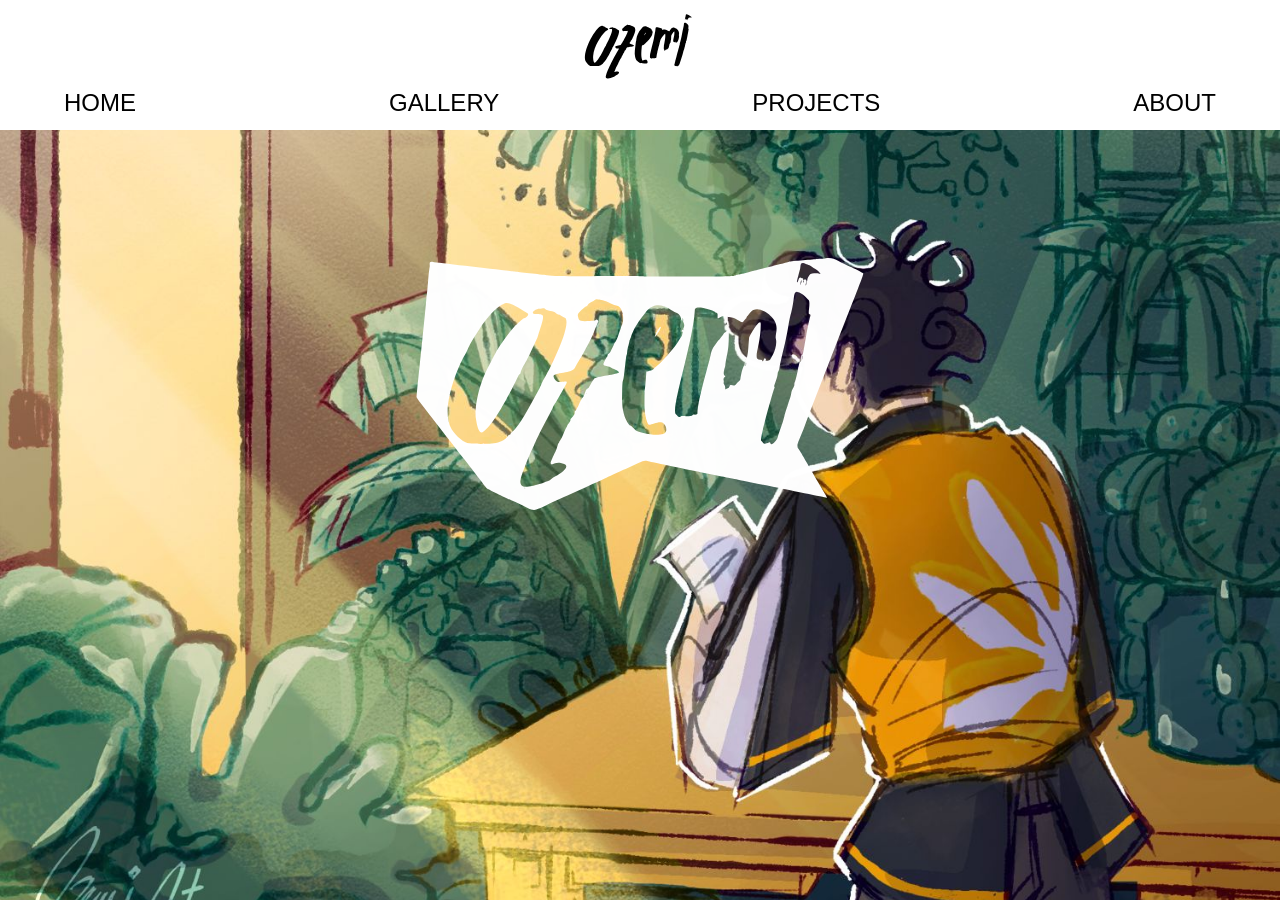
<file: index.html>
<!DOCTYPE html>
<html lang="en">

<head>
    <meta charset="UTF-8">
    <meta name="viewport" content="width=device-width, initial-scale=1.0">
    <title>OZEMI</title>

    <link rel="stylesheet" href="style.css">
</head>

<body id="home-body">

    <div class="home-bar">
        <div id="logo">
            <img src="images/svg/logo-schwarz.svg" alt="OZEMI">
        </div>
        <div id="page-links">
            <a href="index.html">HOME</a>
            <a href="gallery.html">GALLERY</a>
            <a href="projects.html">PROJECTS</a>
            <a href="about.html">ABOUT</a>
        </div>

    </div>

    
        <div id="ozemi-name">
            <img src="images/svg/logo-weiss.svg" alt="OZEMI">
        </div>
    

</body>

</html>
</file>
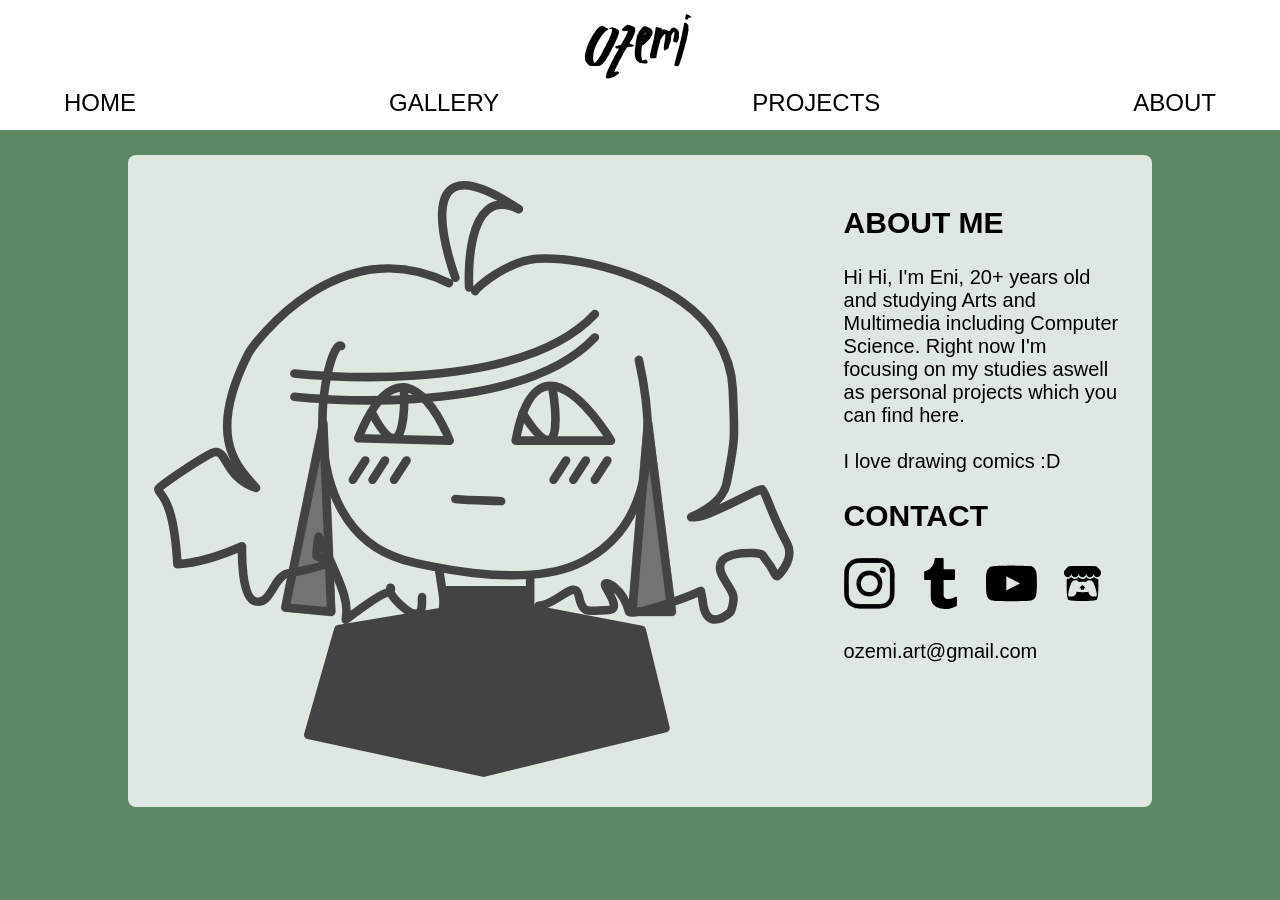
<file: about.html>
<!DOCTYPE html>
<html lang="en">

<head>
    <meta charset="UTF-8">
    <meta name="viewport" content="width=device-width, initial-scale=1.0">
    <title>OZEMI</title>

    <link rel="stylesheet" href="style.css">
    <script src="script.js" defer></script>
</head>

<body>

    <div class="home-bar">
        <div id="logo">
            <img src="images/svg/logo-schwarz.svg" alt="OZEMI">
        </div>
        <div id="page-links">
            <a href="index.html">HOME</a>
            <a href="gallery.html">GALLERY</a>
            <a href="projects.html">PROJECTS</a>
            <a href="about.html">ABOUT</a>
        </div>

    </div>

    <div class="project-bubble">
        <div id="avatar">
            <img src="images/svg/avatar.svg">
        </div>
        <div class="project-text">
            
                <h1>ABOUT ME</h1>
                <p>Hi Hi, I'm Eni, 20+ years old and studying Arts and Multimedia including Computer
                    Science.
                    Right now I'm focusing on my studies aswell as personal projects which you can find here.<br><br>
                    I love drawing comics :D
                </p>

            
                <h1>CONTACT</h1>

                <div class="contacts">

                    <a href="https://www.instagram.com/ozemi.art/" target="_blank" rel="noopener noreferrer">
                        <img class="icons" src="images/svg/insta_black.svg" alt="Instagram">
                    </a>

                    <a href="https://www.tumblr.com/ozemiart" target="_blank" rel="noopener noreferrer">
                        <img class="icons" src="images/svg/tumblr-black.svg" alt="Tumblr">
                    </a>

                    <a href="https://www.youtube.com/@OZEMI-77" target="_blank" rel="noopener noreferrer">
                        <img class="icons" src="images/svg/youtube-black.svg" alt="Youtube">
                    </a>

                    <a href="https://42akira.itch.io/" target="_blank" rel="noopener noreferrer">
                        <img class="icons" src="images/svg/itch_io.svg" alt="Itch IO">
                    </a>

                </div>

                <p>
                    <a  href="mailto:ozemi.art@gmail.com">ozemi.art@gmail.com</a>
                </p>

        

        </div>

    </div>

</body>

</html>
</file>
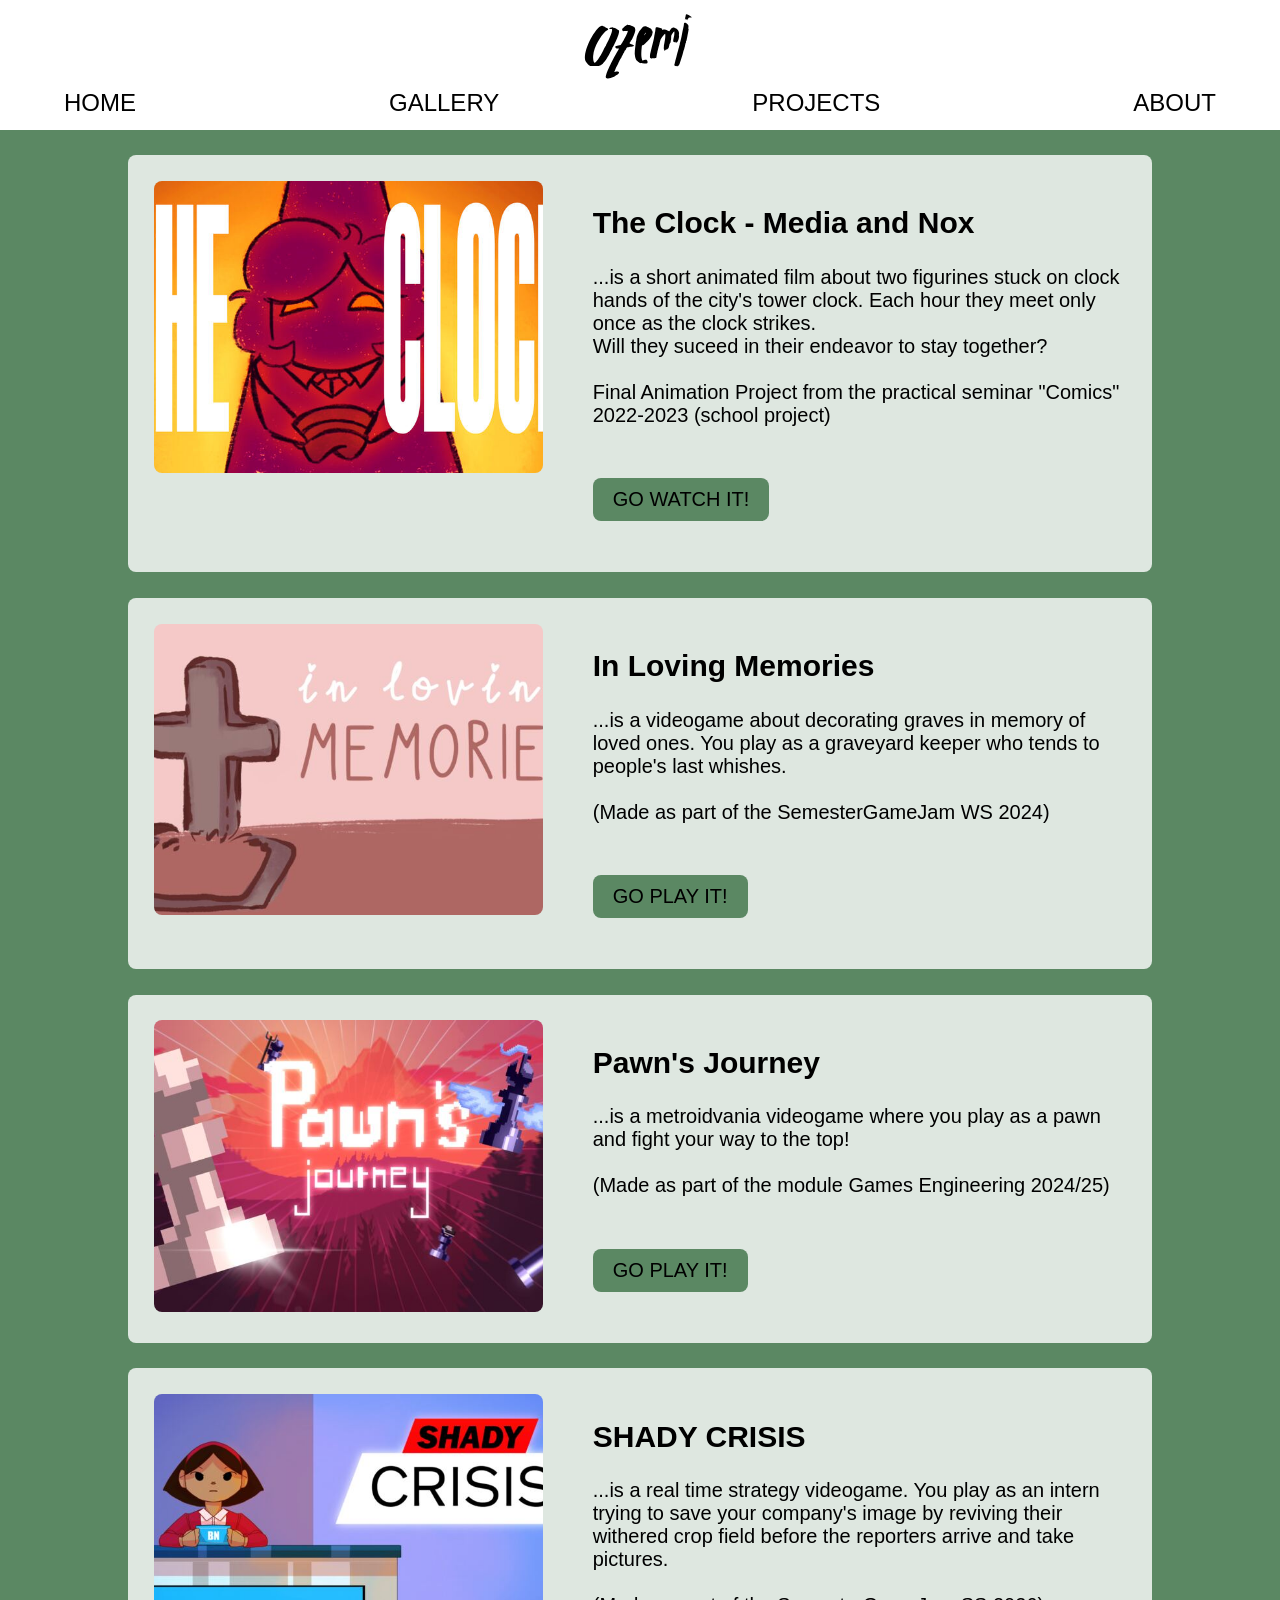
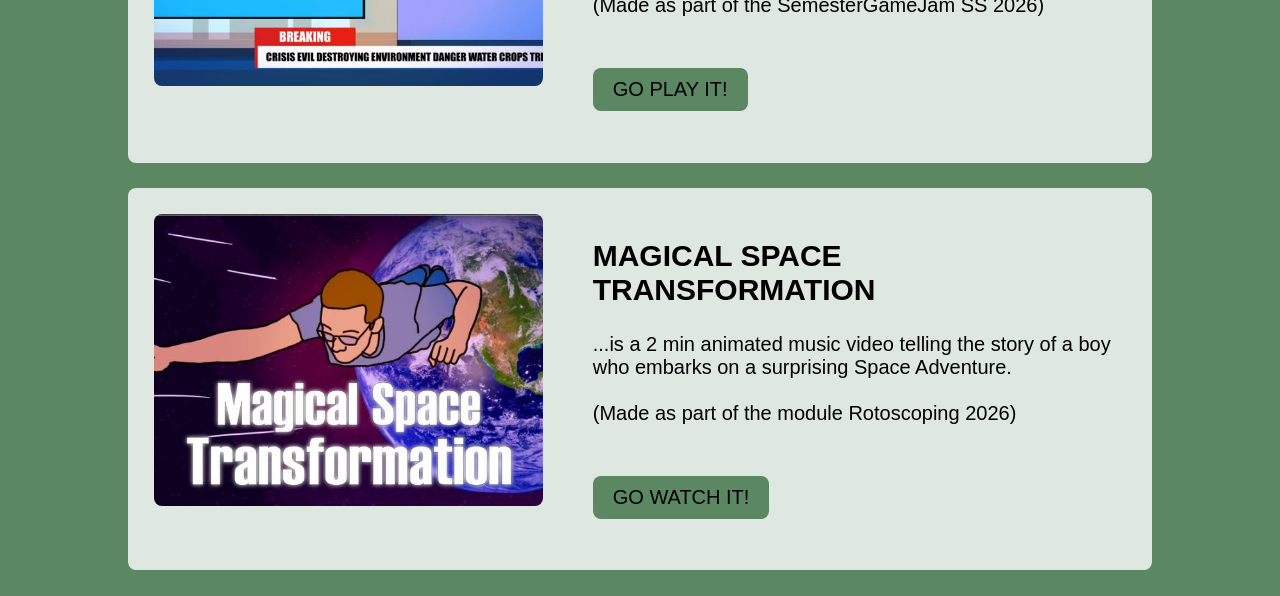
<file: projects.html>
<!DOCTYPE html>
<html lang="en">

<head>
    <meta charset="UTF-8">
    <meta name="viewport" content="width=device-width, initial-scale=1.0">
    <title>OZEMI</title>

    <link rel="stylesheet" href="style.css">
    <script src="script.js" defer></script>
</head>

<body>

    <div class="home-bar">
        <div id="logo">
            <img src="images/svg/logo-schwarz.svg" alt="OZEMI">
        </div>
        <div id="page-links">
            <a href="index.html">HOME</a>
            <a href="gallery.html">GALLERY</a>
            <a href="projects.html">PROJECTS</a>
            <a href="about.html">ABOUT</a>
        </div>

    </div>



    <div class="project-bubble">
        <div class="project-img">
            <img src="images/gallery/project_thumbs/the_clock.jpg" alt="Clock Thumbnail">
        </div>
        <div class="project-text">
            <h1>The Clock - Media and Nox</h1>
            <p>
                ...is a short animated film about two figurines stuck on clock hands of the city's tower clock.
                Each hour they meet only once as the clock strikes.<br>
                Will they suceed in their endeavor to stay together?<br><br>

                Final Animation Project from the practical seminar "Comics" 2022-2023 (school project)
            </p>

            <a class="bubble-button" href="https://youtu.be/w_01GZFdFHQ" target="_blank" rel="noopener noreferrer">GO
                WATCH IT!</a>

        </div>
    </div>



    <div class="project-bubble">
        <div class="project-img">
            <img src="images/gallery/project_thumbs/in_loving_memories.jpg" alt="ILM Thumbnail">
        </div>
        <div class="project-text">
            <h1>In Loving Memories</h1>
            <p>...is a videogame about decorating graves in memory of loved ones. You play as a graveyard keeper who
                tends to people's last whishes.
                <br><br>(Made as part of the SemesterGameJam WS 2024)
            </p>

            <a class="bubble-button" href="https://macloh.itch.io/in-loving-memory" target="_blank"
                rel="noopener noreferrer">GO PLAY IT!</a>

        </div>
    </div>


    <div class="project-bubble">
        <div class="project-img">
            <img src="images/gallery/project_thumbs/pawns_journey.jpg" alt="PJ Thumbnail">
        </div>
        <div class="project-text">
            <h1>Pawn's Journey</h1>
            <p>
                ...is a metroidvania videogame where you play as a pawn and fight your way to the top!
                <br><br>(Made as part of the module Games Engineering 2024/25)
            </p>

            <a class="bubble-button" href="https://42akira.itch.io/pawns-journey" target="_blank"
                rel="noopener noreferrer">GO PLAY IT!</a>

        </div>
    </div>

    <div class="project-bubble">
        <div class="project-img">
            <img src="images/gallery/project_thumbs/shady_crisis.jpg" alt="SC Thumbnail">
        </div>
        <div class="project-text">
            <h1>SHADY CRISIS</h1>
            <p>
                ...is a real time strategy videogame. You play as an intern trying to save your company's image by reviving their withered crop field before the reporters arrive and take pictures.
                <br><br>(Made as part of the SemesterGameJam SS 2026)
            </p>

            <a class="bubble-button" href="https://42akira.itch.io/shady-crisis" target="_blank"
                rel="noopener noreferrer">GO PLAY IT!</a>

        </div>
    </div>

    <div class="project-bubble">
        <div class="project-img">
            <img src="images/gallery/project_thumbs/damiano_space.jpg" alt="MST Thumbnail">
        </div>
        <div class="project-text">
            <h1>MAGICAL SPACE TRANSFORMATION</h1>
            <p>
                ...is a 2 min animated music video telling the story of a boy who embarks on a surprising Space Adventure.
                <br><br>(Made as part of the module Rotoscoping 2026)
            </p>

            <a class="bubble-button" href="https://www.youtube.com/watch?v=Pj_6kcscGY0" target="_blank"
                rel="noopener noreferrer">GO WATCH IT!</a>

        </div>
    </div>







</body>

</html>
</file>
<file: style.css>
/* whole document */
* {
    margin: 0;
    padding: 0;
    box-sizing: border-box;

    font-family: 'Trebuchet MS', 'Lucida Sans Unicode', 'Lucida Grande', 'Lucida Sans', Arial, sans-serif;
}

a {
    color: black;
    text-decoration: none;
}

a:hover {
    color: gray;
}

body {
    background-color: rgb(91, 136, 99);
}

img {
    -webkit-user-drag: none;
    /* kein Drag-and-Drop auf den Desktop */
    user-select: none;
}

p {
    margin: 2vw 0;
}

/* home bar */

.home-bar {
    display: flex;
    flex-direction: column;
    background-color: rgba(255, 255, 255);
    padding: 1vw 5vw;



}

#logo {
    margin: auto;
    width: 10vw;
}

#page-links {
    display: flex;
    justify-content: space-between;
    font-size: 24px;

}




/* home or index.hmtl */

#home-body {
    background-image: url(images/gallery/plantmorning_extended.jpg);

    background-repeat: no-repeat;
    background-size: cover;
}

#ozemi-name {
    margin: auto;
    margin-top: 10vw;
    width: 35vw;
}


/* project page */

.project-bubble {
    display: flex;
    flex-direction: row;
    background-color: rgb(255, 255, 255, 0.8);
    border-radius: 8px;
    margin: 2vw 10vw;
    padding: 2vw;
    overflow: hidden;
    gap: 50px;

    /* für animation */

    opacity: 0;
    transform: translateY(40px);
    transition: opacity 0.6s ease, transform 0.6s ease;


}

.project-bubble.visible {
    opacity: 1;
    transform: translateY(0);
}




.project-img {
    flex: 0 0 40%;
    /* nicht wachsen, nicht schrumpfen, immer 40% der Bubble */
    aspect-ratio: 4 / 3;
    /* alle Bilder bekommen dasselbe Seitenverhältnis */
    overflow: hidden;
    border-radius: 8px;
    align-self: flex-start;
    /* Bild wird nicht auf die Texthöhe gestreckt */
}

.project-img img {
    width: 100%;
    height: 100%;
    object-fit: cover;
    /* füllt den Rahmen, schneidet Überstand ab, verzerrt nicht */
    display: block;
}

.project-text {
    flex: 1;
    /* Text nimmt den Rest */
    min-width: 0;
    /* verhindert, dass langer Text die Bubble sprengt */
    font-size: 20px;
}

.project-text h1 {
    font-size: 30px;
    margin: 2vw 0;
}

/* project page part2 */

.bubble-button {
    display: inline-block;
    background-color: rgb(91, 136, 99);
    border-radius: 8px;
    margin: 2vw 0;
    padding: 10px 20px;
}

.bubble-button:hover {
    background-color: rgb(131, 185, 141);
}





/* about page */


#avatar img {
    width: 50vw;
    opacity: 0.7;
}

.contacts {
    display: flex;
    align-items: center;
    gap: 20px;
    margin: 2vw 0;
}

.icons {
    width: 4vw;
    height: 4vw;
}





@media (max-width: 700px) {
    .project-bubble {
        flex-direction: column;
        /* Bild oben, Text darunter */
        gap: 20px;
        margin: 4vw;
        padding: 4vw;
    }

    .project-img {
        flex: none;
        width: 100%;
        align-self: stretch;
        /* hebt das flex-start von oben wieder auf */
    }

    .contacts {
        display: flex;
        justify-content: center;
        align-items: center;
        gap: 20px;
        margin: 2vw 0;
    }


    .icons {
        width: 10vw;
        height: 10vw;

    }

 .bubble-button {
        display: block;
        width: fit-content;
        margin: 2vw auto;
    }




}
</file>
